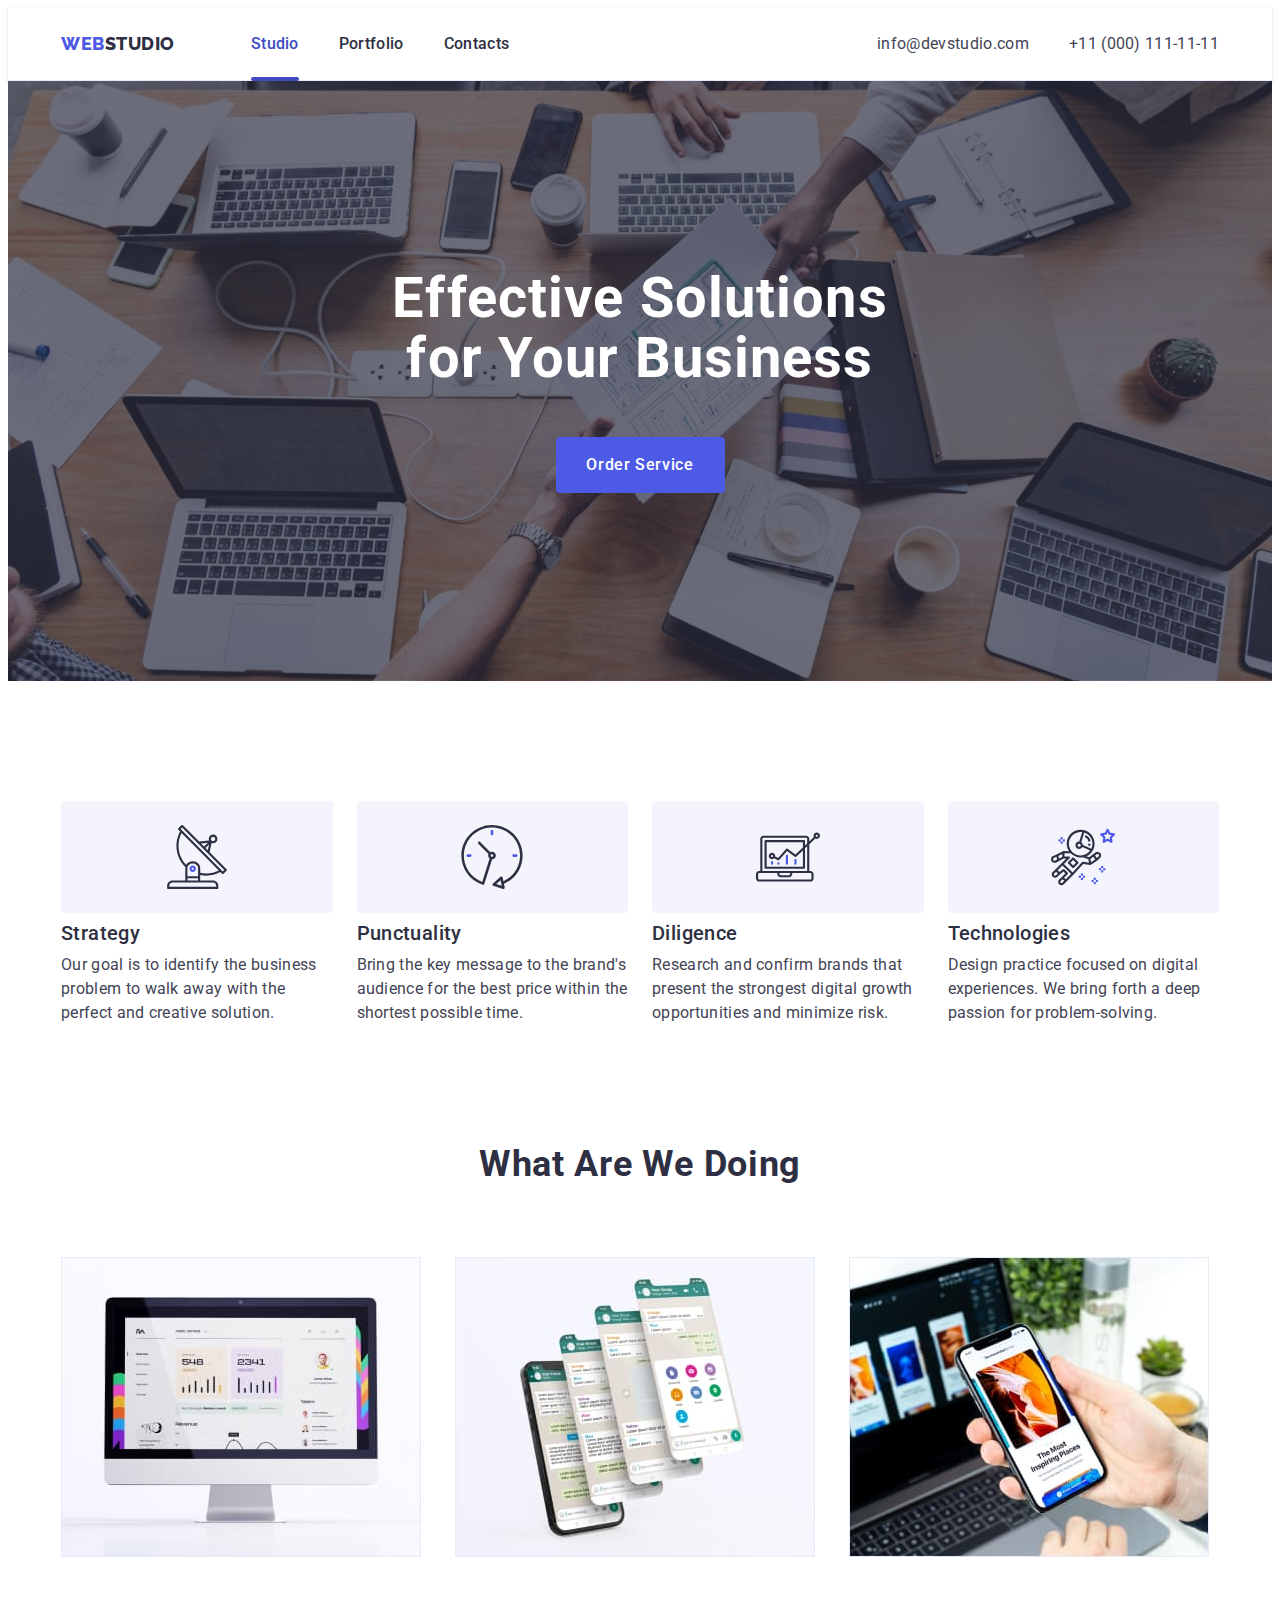
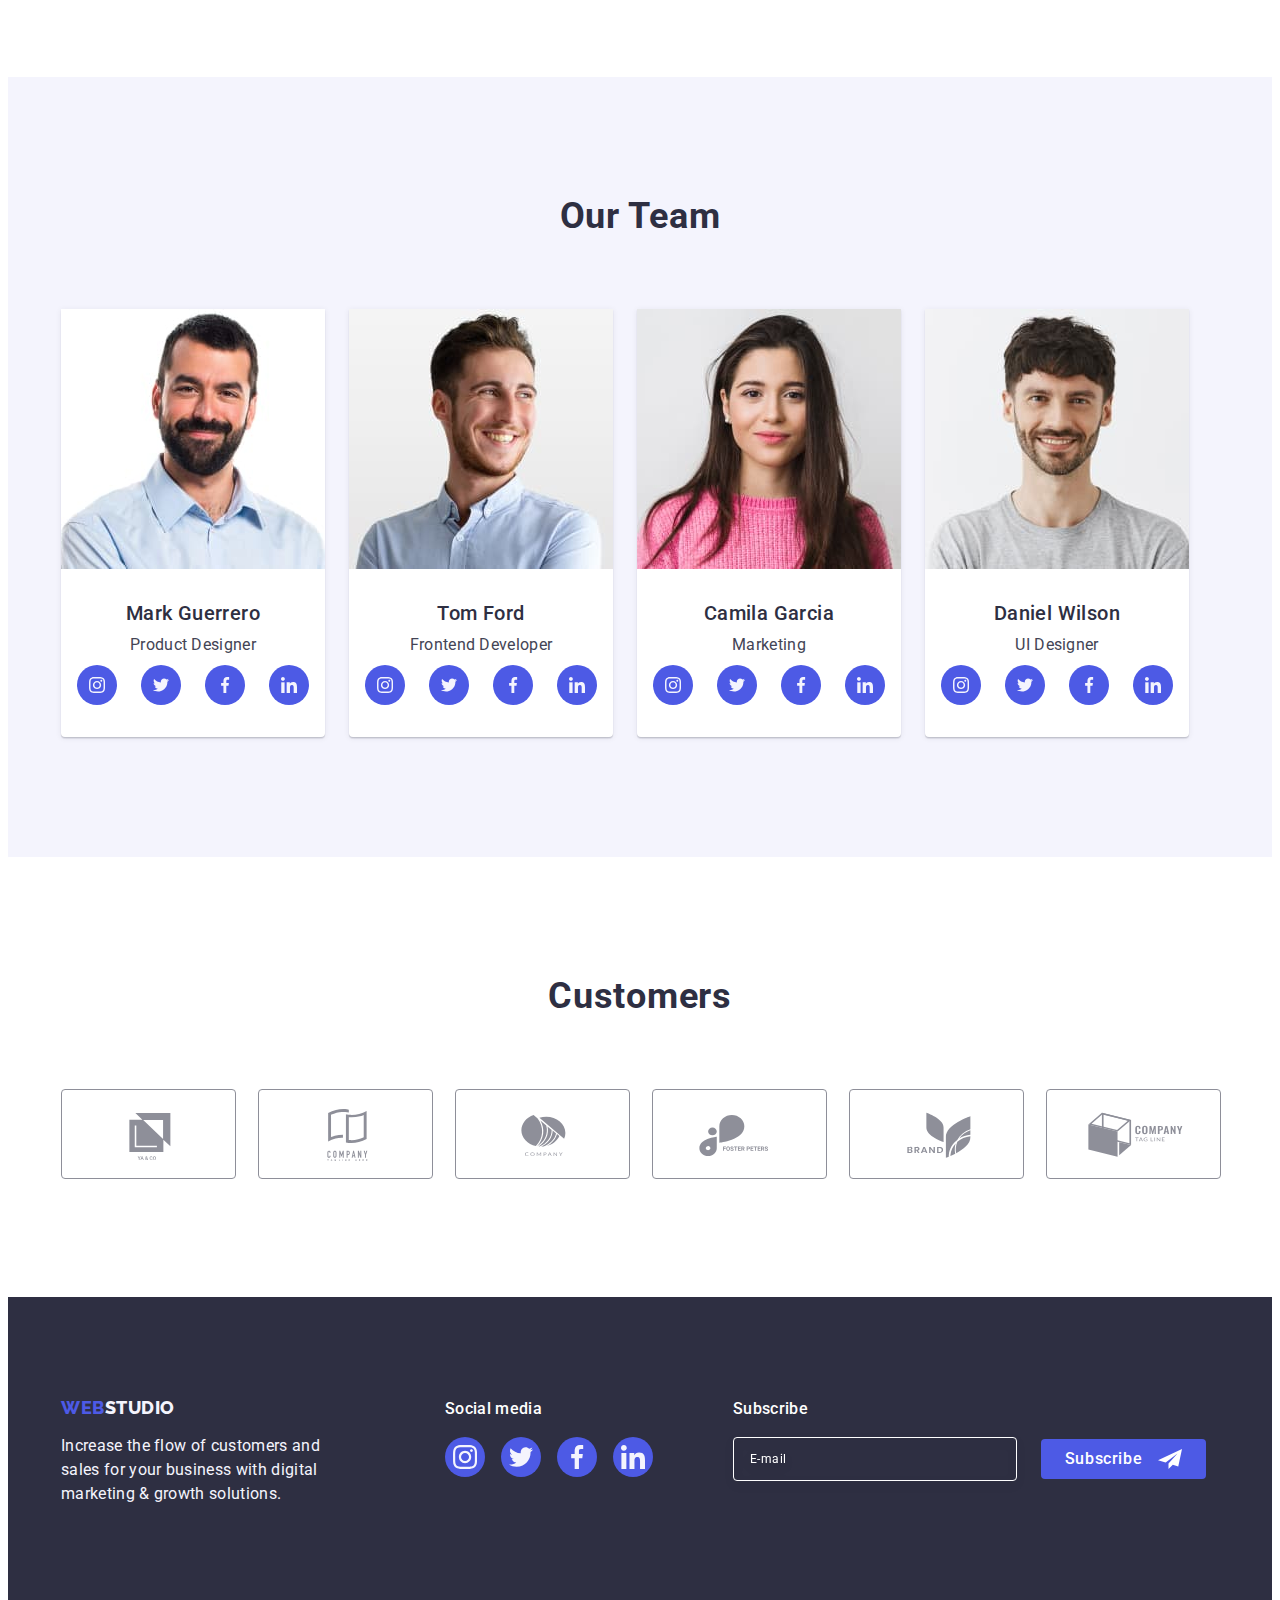
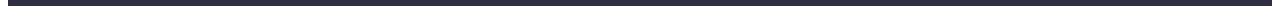
<file: index.html>
<!DOCTYPE html>
<html lang="en">
  <head>
    <meta charset="UTF-8" />
    <meta name="viewport" content="width=device-width, initial-scale=1.0" />
    <link rel="preconnect" href="https://fonts.googleapis.com" />
    <link rel="preconnect" href="https://fonts.gstatic.com" crossorigin />
    <link
      href="https://fonts.googleapis.com/css2?family=Raleway:wght@800&family=Roboto:wght@400;500;700;900&display=swap"
      rel="stylesheet"
    />
    <title>Web Studio</title>
    <link
      rel="stylesheet"
      href="https://cdnjs.cloudflare.com/ajax/libs/modern-normalize/2.0.0/modern-normalize.min.css"
      integrity="sha512-4xo8blKMVCiXpTaLzQSLSw3KFOVPWhm/TRtuPVc4WG6kUgjH6J03IBuG7JZPkcWMxJ5huwaBpOpnwYElP/m6wg=="
      crossorigin="anonymous"
      referrerpolicy="no-referrer"
    />

    <link rel="stylesheet" href="./css/styles.css" />
    <link rel="stylesheet" href="./css/mobile-styles.css" />
  </head>

  <body>
    <!-- Header -->
    <header class="header-style">
      <div class="header-container container">
        <nav class="list nav-list">
          <a class="logo link" href="./index.html"
            >Web<span class="studio-color">Studio</span>
          </a>
          <!-- Navigation -->
          <ul class="list nav-list-style menu">
            <li>
              <a class="list link nav-link current" href="./index.html">
                Studio
              </a>
            </li>
            <li>
              <a class="list link nav-link" href="./portfolio.html">
                Portfolio
              </a>
            </li>
            <li><a class="list link nav-link" href="">Contacts</a></li>
          </ul>
        </nav>
        <!-- Address list -->
        <address class="address-list address menu">
          <ul class="list address-list-style">
            <li class="address-list-item">
              <a class="address-link link" href="mailto:info@devstudio.com">
                info@devstudio.com
              </a>
            </li>
            <li>
              <a class="address-link link" href="tel:+110001111111">
                +11 (000) 111-11-11
              </a>
            </li>
          </ul>
        </address>

        <button
          class="menu-toggle js-open-menu style-menu"
          aria-expanded="false"
          aria-controls="mobile-menu"
        >
          <svg class="menu-icon" width="32" height="22">
            <use href="./images/icons.svg#menu-hamburger"></use>
          </svg>
        </button>
      </div>
    </header>

    <!-- Main content -->
    <main>
      <!-- Section 1 -->
      <section class="first-section-background">
        <div class="first-section-container container">
          <h1 class="first-section-text">
            Effective Solutions for Your Business
          </h1>
          <button class="order-service-btn" type="button" data-modal-open>
            Order Service
          </button>
        </div>
      </section>

      <!-- Section 2 -->
      <section class="section-two">
        <div class="container">
          <h2 class="visually-hidden">Заголовок що буде приховано</h2>
          <ul class="list section-two-list">
            <li class="section-two-item-width">
              <div class="icon-container">
                <svg width="64" height="64">
                  <use href="./images/icons.svg#icon1"></use>
                </svg>
              </div>
              <h3 class="card">Strategy</h3>
              <p class="main-text">
                Our goal is to identify the business problem to walk away with
                the perfect and creative solution.
              </p>
            </li>
            <li class="section-two-item-width">
              <div class="icon-container">
                <svg width="64" height="64">
                  <use href="./images/icons.svg#icon2"></use>
                </svg>
              </div>
              <h3 class="card">Punctuality</h3>
              <p class="main-text">
                Bring the key message to the brand's audience for the best price
                within the shortest possible time.
              </p>
            </li>
            <li class="section-two-item-width">
              <div class="icon-container">
                <svg width="64" height="64">
                  <use href="./images/icons.svg#icon3"></use>
                </svg>
              </div>
              <h3 class="card">Diligence</h3>
              <p class="main-text">
                Research and confirm brands that present the strongest digital
                growth opportunities and minimize risk.
              </p>
            </li>
            <li class="section-two-item-width">
              <div class="icon-container">
                <svg width="64" height="64">
                  <use href="./images/icons.svg#icon4"></use>
                </svg>
              </div>
              <h3 class="card">Technologies</h3>
              <p class="main-text">
                Design practice focused on digital experiences. We bring forth a
                deep passion for problem-solving.
              </p>
            </li>
          </ul>
        </div>
      </section>

      <!-- Section 3 -->
      <section class="third-section">
        <div class="container">
          <h2 class="third-section-title">What are we doing</h2>
          <ul class="list third-section-list">
            <li class="section-three-item-width">
              <img
                srcset="./images/pc.jpg 1x, ./images/pc-2x.jpg 2x"
                src="./images/pc.jpg"
                alt="Монітор із графіками"
                width="360"
              />
            </li>
            <li class="section-three-item-width">
              <img
                srcset="
                  ./images/smartphone.jpg    1x,
                  ./images/smartphone-2x.jpg 2x
                "
                src="./images/smartphone.jpg"
                alt="Смартфон із відкритим месенджером"
                width="360"
              />
            </li>
            <li class="section-three-item-width">
              <img
                srcset="
                  ./images/smartinhand.jpg    1x,
                  ./images/smartinhand-2x.jpg 2x
                "
                src="./images/smartinhand.jpg"
                alt="Смартфон в руці із вікритим посиланням на сайт"
                width="360"
              />
            </li>
          </ul>
        </div>
      </section>

      <!-- Section 4 -->
      <section class="fourth-section-background">
        <div class="fourth-section-container container">
          <h2 class="fourth-section-title">Our Team</h2>
          <ul class="list fourth-section-list">
            <li class="container-background">
              <img
                srcset="
                  ./images/team/markguerrero.jpg    1x,
                  ./images/team/markguerrero-2x.jpg 2x
                "
                src="./images/team/markguerrero.jpg"
                alt="Product Designer"
                width="264"
              />
              <div class="worker-card">
                <h3 class="card-name">Mark Guerrero</h3>
                <p class="main-text card-prof">Product Designer</p>
                <ul class="list icon-list">
                  <li class="icon-box">
                    <a
                      class="social-link"
                      href="https://instagram.com/"
                      target="_blank"
                    >
                      <svg class="icons-fill" width="16" height="16">
                        <use href="./images/icons.svg#instagram"></use>
                      </svg>
                    </a>
                  </li>
                  <li class="icon-box">
                    <a
                      class="social-link"
                      href="https://twitter.com/"
                      target="_blank"
                    >
                      <svg class="icons-fill" width="16" height="16">
                        <use href="./images/icons.svg#twitter"></use>
                      </svg>
                    </a>
                  </li>
                  <li class="icon-box">
                    <a
                      class="social-link"
                      href="https://facebook.com/"
                      target="_blank"
                    >
                      <svg class="icons-fill" width="16" height="16">
                        <use href="./images/icons.svg#facebook"></use>
                      </svg>
                    </a>
                  </li>
                  <li class="icon-box">
                    <a
                      class="social-link"
                      href="https://www.linkedin.com/"
                      target="_blank"
                    >
                      <svg class="icons-fill" width="16" height="16">
                        <use href="./images/icons.svg#linkedin"></use>
                      </svg>
                    </a>
                  </li>
                </ul>
              </div>
            </li>

            <li class="container-background">
              <img
                srcset="
                  ./images/team/tomford.jpg    1x,
                  ./images/team/tomford-2x.jpg 2x
                "
                src="./images/team/tomford.jpg"
                alt="Frontend Developer"
                width="264"
              />
              <div class="worker-card">
                <h3 class="card-name">Tom Ford</h3>
                <p class="main-text card-prof">Frontend Developer</p>
                <ul class="list icon-list">
                  <li class="icon-box">
                    <a
                      class="social-link"
                      href="https://instagram.com/"
                      target="_blank"
                    >
                      <svg class="icons-fill" width="16" height="16">
                        <use href="./images/icons.svg#instagram"></use>
                      </svg>
                    </a>
                  </li>
                  <li class="icon-box">
                    <a
                      class="social-link"
                      href="https://twitter.com/"
                      target="_blank"
                    >
                      <svg class="icons-fill" width="16" height="16">
                        <use href="./images/icons.svg#twitter"></use>
                      </svg>
                    </a>
                  </li>
                  <li class="icon-box">
                    <a
                      class="social-link"
                      href="https://facebook.com/"
                      target="_blank"
                    >
                      <svg class="icons-fill" width="16" height="16">
                        <use href="./images/icons.svg#facebook"></use>
                      </svg>
                    </a>
                  </li>
                  <li class="icon-box">
                    <a
                      class="social-link"
                      href="https://www.linkedin.com/"
                      target="_blank"
                    >
                      <svg class="icons-fill" width="16" height="16">
                        <use href="./images/icons.svg#linkedin"></use>
                      </svg>
                    </a>
                  </li>
                </ul>
              </div>
            </li>

            <li class="container-background">
              <img
                srcset="
                  ./images/team/camilagarcia.jpg    1x,
                  ./images/team/camilagarcia-2x.jpg 2x
                "
                src="./images/team/camilagarcia.jpg"
                alt="Marketing"
                width="264"
              />
              <div class="worker-card">
                <h3 class="card-name">Camila Garcia</h3>
                <p class="main-text card-prof">Marketing</p>
                <ul class="list icon-list">
                  <li class="icon-box">
                    <a
                      class="social-link"
                      href="https://instagram.com/"
                      target="_blank"
                    >
                      <svg class="icons-fill" width="16" height="16">
                        <use href="./images/icons.svg#instagram"></use>
                      </svg>
                    </a>
                  </li>
                  <li class="icon-box">
                    <a
                      class="social-link"
                      href="https://twitter.com/"
                      target="_blank"
                    >
                      <svg class="icons-fill" width="16" height="16">
                        <use href="./images/icons.svg#twitter"></use>
                      </svg>
                    </a>
                  </li>
                  <li class="icon-box">
                    <a
                      class="social-link"
                      href="https://facebook.com/"
                      target="_blank"
                    >
                      <svg class="icons-fill" width="16" height="16">
                        <use href="./images/icons.svg#facebook"></use>
                      </svg>
                    </a>
                  </li>
                  <li class="icon-box">
                    <a
                      class="social-link"
                      href="https://www.linkedin.com/"
                      target="_blank"
                    >
                      <svg class="icons-fill" width="16" height="16">
                        <use href="./images/icons.svg#linkedin"></use>
                      </svg>
                    </a>
                  </li>
                </ul>
              </div>
            </li>

            <li class="container-background">
              <img
                srcset="
                  ./images/team/danielwilson.jpg    1x,
                  ./images/team/danielwilson-2x.jpg 2x
                "
                src="./images/team/danielwilson.jpg"
                alt="UI Designer"
                width="264"
              />
              <div class="worker-card">
                <h3 class="card-name">Daniel Wilson</h3>
                <p class="main-text card-prof">UI Designer</p>
                <ul class="list icon-list">
                  <li class="icon-box">
                    <a
                      class="social-link"
                      href="https://instagram.com/"
                      target="_blank"
                    >
                      <svg class="icons-fill" width="16" height="16">
                        <use href="./images/icons.svg#instagram"></use>
                      </svg>
                    </a>
                  </li>
                  <li class="icon-box">
                    <a
                      class="social-link"
                      href="https://twitter.com/"
                      target="_blank"
                    >
                      <svg class="icons-fill" width="16" height="16">
                        <use href="./images/icons.svg#twitter"></use>
                      </svg>
                    </a>
                  </li>
                  <li class="icon-box">
                    <a
                      class="social-link"
                      href="https://facebook.com/"
                      target="_blank"
                    >
                      <svg class="icons-fill" width="16" height="16">
                        <use href="./images/icons.svg#facebook"></use>
                      </svg>
                    </a>
                  </li>
                  <li class="icon-box">
                    <a
                      class="social-link"
                      href="https://www.linkedin.com/"
                      target="_blank"
                    >
                      <svg class="icons-fill" width="16" height="16">
                        <use href="./images/icons.svg#linkedin"></use>
                      </svg>
                    </a>
                  </li>
                </ul>
              </div>
            </li>
          </ul>
        </div>
      </section>

      <!-- Section 5 -->
      <section class="fifth-section">
        <div class="fifth-section-container container">
          <h2 class="fifth-section-title">Customers</h2>

          <ul class="list customer-section-list">
            <li class="customer-list-item">
              <a class="customer-link" href="#" target="_blank">
                <svg class="customer-icon" width="104" height="56">
                  <use href="./images/icons.svg#logo1"></use>
                </svg>
              </a>
            </li>
            <li class="customer-list-item">
              <a class="customer-link" href="#" target="_blank">
                <svg class="customer-icon" width="104" height="56">
                  <use href="./images/icons.svg#logo2"></use>
                </svg>
              </a>
            </li>
            <li class="customer-list-item">
              <a class="customer-link" href="#" target="_blank">
                <svg class="customer-icon" width="104" height="56">
                  <use href="./images/icons.svg#logo3"></use>
                </svg>
              </a>
            </li>
            <li class="customer-list-item">
              <a class="customer-link" href="#" target="_blank">
                <svg class="customer-icon" width="104" height="56">
                  <use href="./images/icons.svg#logo4"></use>
                </svg>
              </a>
            </li>
            <li class="customer-list-item">
              <a class="customer-link" href="#" target="_blank">
                <svg class="customer-icon" width="104" height="56">
                  <use href="./images/icons.svg#logo5"></use>
                </svg>
              </a>
            </li>
            <li class="customer-list-item">
              <a class="customer-link" href="#" target="_blank">
                <svg class="customer-icon" width="104" height="56">
                  <use href="./images/icons.svg#logo6"></use>
                </svg>
              </a>
            </li>
          </ul>
        </div>
      </section>
    </main>

    <!-- Footer -->
    <footer class="footer-container">
      <div class="container footer-box">
        <div class="footer-aside">
          <a class="footer-logo" href="./index.html"
            >Web<span class="footer-studio-color">Studio</span>
          </a>
          <p class="footer-text">
            Increase the flow of customers and sales for your business with
            digital marketing & growth solutions.
          </p>
        </div>

        <div class="social-media-container">
          <p class="social-media-title">Social media</p>
          <ul class="list social-media-list">
            <li class="icon-box">
              <a
                class="footer-social-link"
                href="https://instagram.com/"
                target="_blank"
              >
                <svg class="icons-fill" width="24" height="24">
                  <use href="./images/icons.svg#instagram"></use>
                </svg>
              </a>
            </li>
            <li class="icon-box">
              <a
                class="footer-social-link"
                href="https://twitter.com/"
                target="_blank"
              >
                <svg class="icons-fill" width="24" height="24">
                  <use href="./images/icons.svg#twitter"></use>
                </svg>
              </a>
            </li>
            <li class="icon-box">
              <a
                class="footer-social-link"
                href="https://facebook.com/"
                target="_blank"
              >
                <svg class="icons-fill" width="24" height="24">
                  <use href="./images/icons.svg#facebook"></use>
                </svg>
              </a>
            </li>
            <li class="icon-box">
              <a
                class="footer-social-link"
                href="https://www.linkedin.com/"
                target="_blank"
              >
                <svg class="icons-fill" width="24" height="24">
                  <use href="./images/icons.svg#linkedin"></use>
                </svg>
              </a>
            </li>
          </ul>
        </div>
        <!-- Subscribe form -->
        <div class="subscribe-form-container">
          <p class="subscribe-title">Subscribe</p>
          <form class="subscribe-form">
            <label class="subscribe-label">
              <input
                class="subscribe-input"
                type="email"
                name="user-email"
                placeholder="E-mail"
              />
            </label>
            <button class="subscribe-btn" type="submit">
              Subscribe
              <svg class="subscribe-icon" width="24" height="24">
                <use href="./images/icons.svg#subscribeicon"></use>
              </svg>
            </button>
          </form>
        </div>
      </div>
    </footer>

    <!-- Modal window -->
    <div class="backdrop is-hidden" data-modal>
      <div class="modal-window">
        <button class="button-close" type="button" data-modal-close>
          <svg class="close-icon" width="8" height="8">
            <use href="./images/icons.svg#closeicon"></use>
          </svg>
        </button>
        <p class="callback-form-tittle">
          Leave your contacts and we will call you back
        </p>
        <form>
          <!--Name-->
          <div class="callback-form-container">
            <label for="user-name" class="label-tittle">Name</label>
            <div class="input-container">
              <input
                class="input-content"
                type="text"
                id="user-name"
                name="user-name"
              />
              <svg class="callback-icon" width="18" height="24">
                <use href="./images/icons.svg#iconname"></use>
              </svg>
            </div>
          </div>
          <!--Phone-->
          <div class="callback-form-container">
            <label for="user-phone" class="label-tittle">Phone</label>
            <div class="input-container">
              <input
                class="input-content"
                type="tel"
                id="user-phone"
                name="user-phone"
              />
              <svg class="callback-icon" width="18" height="24">
                <use href="./images/icons.svg#iconphone"></use>
              </svg>
            </div>
          </div>
          <!--Email-->
          <div class="callback-form-container">
            <label for="user-email" class="label-tittle">Email</label>
            <div class="input-container">
              <input
                class="input-content"
                type="email"
                id="user-email"
                name="user-email"
              />
              <svg class="callback-icon" width="18" height="24">
                <use href="./images/icons.svg#iconemail"></use>
              </svg>
            </div>
          </div>
          <!--Comment-->
          <div class="callback-form-container comment">
            <label for="user-comment" class="label-tittle">Comment</label>
            <textarea
              class="comment-content"
              name="user-comment"
              id="user-comment"
              placeholder="Text input"
              cols="30"
              rows="40"
            >
            </textarea>
          </div>
          <!--Checkbox-->
          <div class="checkbox-container">
            <input
              class="visually-hidden input"
              type="checkbox"
              id="user-privacy"
              name="user-privacy"
              value="true"
            />
            <label for="user-privacy" class="comment-label-tittle">
              <span class="checkbox-item">
                <svg class="checkbox-icon" width="10" height="8">
                  <use href="./images/icons.svg#checkbox"></use>
                </svg> </span
              >I accept the terms and conditions of the
              <a class="privacy-policy-link" href="">Privacy Policy</a>
            </label>
          </div>
          <!--Form button-->
          <button class="callback-btn">Send</button>
        </form>
      </div>
    </div>

    <!-- Hamburger menu -->
    <div class="menu-container js-menu-container" id="mobile-menu">
      <button class="button-close js-close-menu" data-modal-close type="button">
        <svg class="modal-icon-close" width="8" height="8">
          <use href="./images/icons.svg#closeicon"></use>
        </svg>
      </button>

      <ul class="mobile-menu">
        <li class="mobile-element">
          <a class="mobile-item-studio link current" href="./index.html"
            >Studio</a
          >
        </li>
        <li class="mobile-element">
          <a class="mobile-item link" href="./portfolio.html">Portfolio</a>
        </li>
        <li class="mobile-element">
          <a class="mobile-item link" href="">Contacts</a>
        </li>
      </ul>

      <address class="mobile-address">
        <ul class="mobile-address-list list">
          <li class="mobile-address-element">
            <a class="mobile-address-item-tel link" href="tel:+110001111111"
              >+11 (000) 111-11-11</a
            >
          </li>
          <li class="mobile-address-element">
            <a class="mobile-address-item link" href="mailto:info@devstudio.com"
              >info@devstudio.com</a
            >
          </li>
        </ul>
      </address>

      <ul class="mobile-info-list list">
        <li class="mobile-info-list-item">
          <a class="mobile-icon-social" href="#">
            <svg class="mobile-icon" width="24" height="24">
              <use href="./images/icons.svg#instagram"></use>
            </svg>
          </a>
        </li>
        <li class="mobile-info-list-item">
          <a class="mobile-icon-social" href="#">
            <svg class="mobile-icon" width="24" height="24">
              <use href="./images/icons.svg#twitter"></use>
            </svg>
          </a>
        </li>
        <li class="mobile-info-list-item">
          <a class="mobile-icon-social" href="#">
            <svg class="mobile-icon" width="24" height="24">
              <use href="./images/icons.svg#facebook"></use>
            </svg>
          </a>
        </li>
        <li class="mobile-info-list-item">
          <a class="mobile-icon-social" href="#">
            <svg class="mobile-icon" width="24" height="24">
              <use href="./images/icons.svg#linkedin"></use>
            </svg>
          </a>
        </li>
      </ul>
    </div>

    <script src="./js/modal.js"></script>
    <script src="./js/mobile-menu.js"></script>
  </body>
</html>
</file>
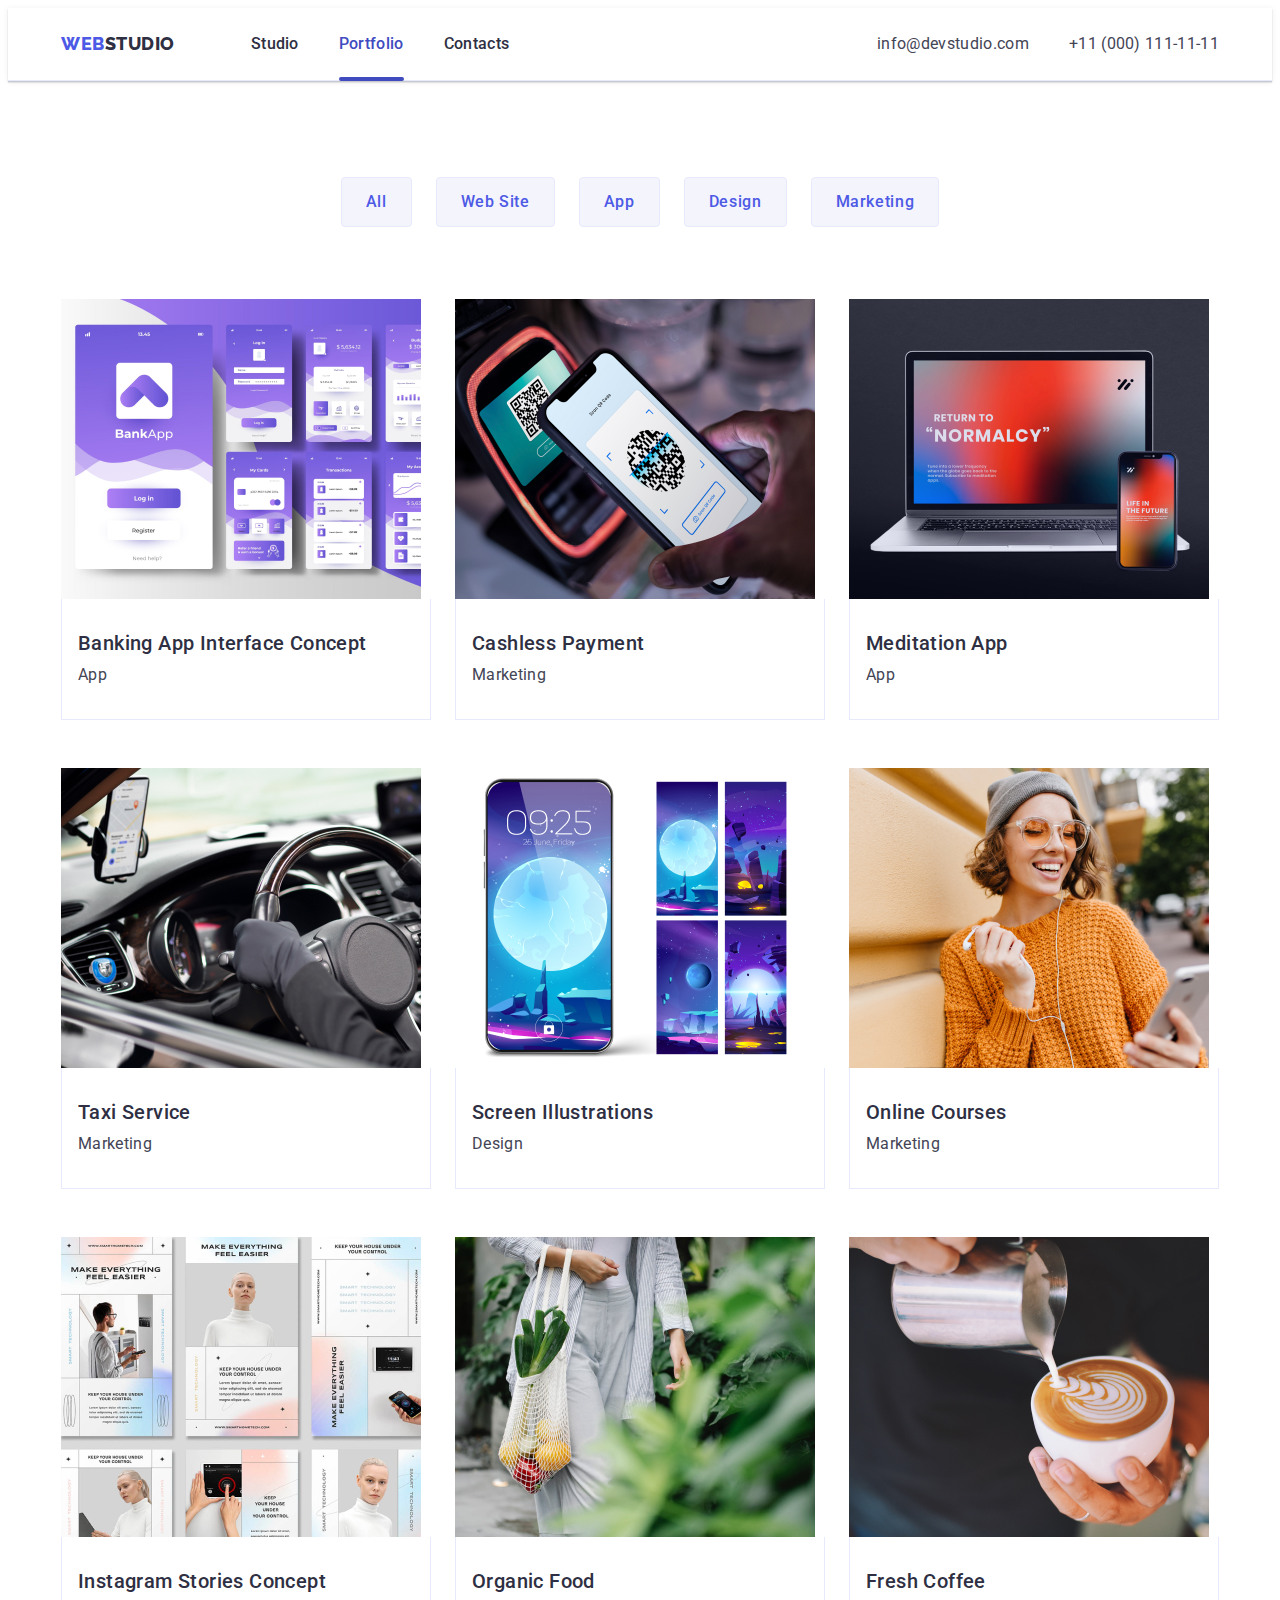
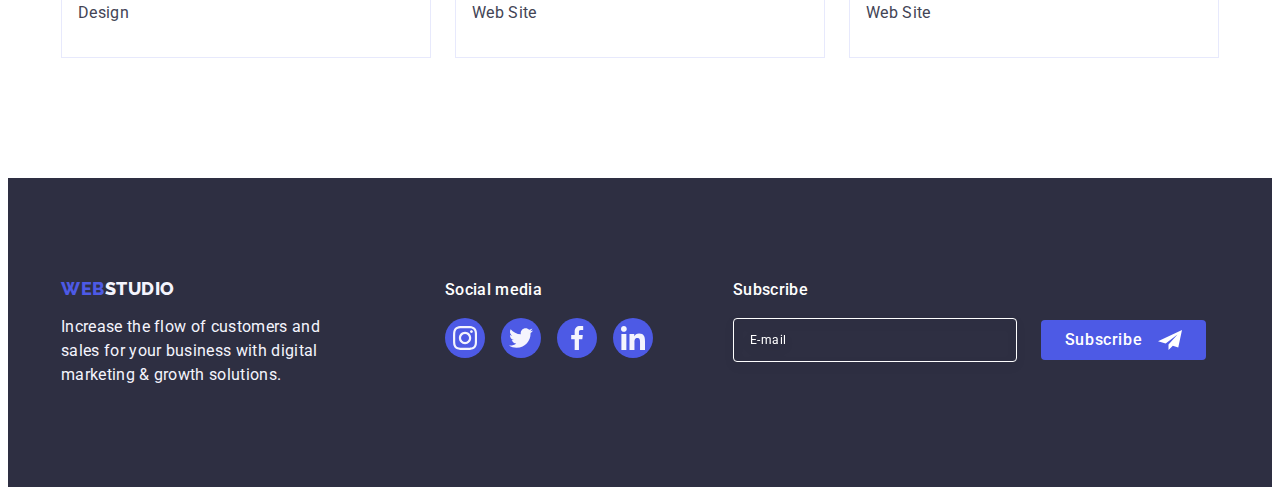
<file: portfolio.html>
<!DOCTYPE html>
<html lang="en">
  <head>
    <meta charset="UTF-8" />
    <meta name="viewport" content="width=device-width, initial-scale=1.0" />
    <link rel="preconnect" href="https://fonts.googleapis.com" />
    <link rel="preconnect" href="https://fonts.gstatic.com" crossorigin />
    <link
      href="https://fonts.googleapis.com/css2?family=Raleway:wght@800&family=Roboto:wght@400;500;700;900&display=swap"
      rel="stylesheet"
    />
    <title>Portfolio</title>
    <link
      rel="stylesheet"
      href="https://cdnjs.cloudflare.com/ajax/libs/modern-normalize/2.0.0/modern-normalize.min.css"
      integrity="sha512-4xo8blKMVCiXpTaLzQSLSw3KFOVPWhm/TRtuPVc4WG6kUgjH6J03IBuG7JZPkcWMxJ5huwaBpOpnwYElP/m6wg=="
      crossorigin="anonymous"
      referrerpolicy="no-referrer"
    />
    <link rel="stylesheet" href="./css/styles.css" />
    <link rel="stylesheet" href="./css/mobile-styles.css" />
  </head>
  <body>
    <!-- Header -->
    <header class="header-style">
      <div class="header-container container">
        <nav class="list nav-list">
          <a class="logo link" href="./index.html"
            >Web<span class="studio-color">Studio</span>
          </a>
          <!-- Navigation -->
          <ul class="list nav-list-style menu">
            <li>
              <a class="list link nav-link" href="./index.html"> Studio </a>
            </li>
            <li>
              <a class="list link nav-link current" href="./portfolio.html">
                Portfolio
              </a>
            </li>
            <li><a class="list link nav-link" href="">Contacts</a></li>
          </ul>
        </nav>
        <!-- Address list -->
        <address class="address-list address menu">
          <ul class="list address-list-style">
            <li>
              <a class="address-link link" href="mailto:info@devstudio.com">
                info@devstudio.com
              </a>
            </li>
            <li>
              <a class="address-link link" href="tel:+110001111111">
                +11 (000) 111-11-11
              </a>
            </li>
          </ul>
        </address>

        <button
          class="menu-toggle js-open-menu style-menu"
          aria-expanded="false"
          aria-controls="mobile-menu"
        >
          <svg class="menu-icon" width="32" height="22">
            <use href="./images/icons.svg#menu-hamburger"></use>
          </svg>
        </button>
      </div>
    </header>

    <!-- Main content -->
    <main>
      <section class="portfolio-filter">
        <div class="container">
          <h1 class="visually-hidden">Заголовок що буде приховано</h1>

          <!-- Filter Btn-->
          <ul class="list filter-button-list">
            <li>
              <button class="filter-button" type="button">All</button>
            </li>
            <li>
              <button class="filter-button" type="button">Web Site</button>
            </li>
            <li>
              <button class="filter-button" type="button">App</button>
            </li>
            <li>
              <button class="filter-button" type="button">Design</button>
            </li>
            <li>
              <button class="filter-button" type="button">Marketing</button>
            </li>
          </ul>

          <!-- Filter cards -->
          <ul class="list filter-card-list">
            <li class="filter-card-item">
              <a class="link app-link" href="">
                <div class="overlay-container">
                  <picture>
                    <!-- Mobile screen -->
                    <source
                      media="(max-width: 767px)"
                      srcset="
                        ./images/bankinginterface-mob.jpg    1x,
                        ./images/bankinginterface-2x-mob.jpg 2x
                      "
                    />
                    <!-- Tablet screen -->
                    <source
                      media="(min-width: 768px) and (max-width: 1157px)"
                      srcset="
                        ./images/bankinginterface-tab.jpg    1x,
                        ./images/bankinginterface-2x-tab.jpg 2x
                      "
                    />
                    <!-- Desktop screen -->
                    <source
                      media="(min-width: 1158px)"
                      srcset="
                        ./images/bankinginterface-desktop.jpg    1x,
                        ./images/bankinginterface-2x-desktop.jpg 2x
                      "
                    />
                    <img
                      src="./images/bankinginterface-mob.jpg"
                      alt="Banking app interface"
                    />
                  </picture>
                  <p class="overlay-desc">
                    14 Stylish and User-Friendly App Design Concepts · Task
                    Manager App · Calorie Tracker App · Exotic Fruit Ecommerce
                    App · Cloud Storage App
                  </p>
                </div>
                <div class="card-info">
                  <h2 class="card-title card-portfolio-descr">
                    Banking App Interface Concept
                  </h2>
                  <p class="main-text">App</p>
                </div>
              </a>
            </li>

            <li class="filter-card-item">
              <a class="link app-link" href="">
                <div class="overlay-container">
                  <picture>
                    <!-- Mobile screen -->
                    <source
                      media="(max-width: 767px)"
                      srcset="
                        ./images/cashlesspayment-mob.jpg    1x,
                        ./images/cashlesspayment-2x-mob.jpg 2x
                      "
                    />
                    <!-- Tablet screen -->
                    <source
                      media="(min-width: 768px) and (max-width: 1157px)"
                      srcset="
                        ./images/cashlesspayment-tab.jpg    1x,
                        ./images/cashlesspayment-2x-tab.jpg 2x
                      "
                    />
                    <!-- Desktop screen -->
                    <source
                      media="(min-width: 1158px)"
                      srcset="
                        ./images/cashlesspayment-desktop.jpg    1x,
                        ./images/cashlesspayment-2x-desktop.jpg 2x
                      "
                    />
                    <img
                      src="./images/cashlesspayment-desktop.jpg"
                      alt="Banking app interface"
                    />
                  </picture>

                  <p class="overlay-desc">
                    14 Stylish and User-Friendly App Design Concepts · Task
                    Manager App · Calorie Tracker App · Exotic Fruit Ecommerce
                    App · Cloud Storage App
                  </p>
                </div>
                <div class="card-info">
                  <h2 class="card-title card-portfolio-descr">
                    Cashless Payment
                  </h2>
                  <p class="main-text">Marketing</p>
                </div>
              </a>
            </li>

            <li class="filter-card-item">
              <a class="link app-link" href="">
                <div class="overlay-container">
                  <picture>
                    <!-- Mobile screen -->
                    <source
                      media="(max-width: 767px)"
                      srcset="
                        ./images/meditationapp-mob.jpg    1x,
                        ./images/meditationapp-2x-mob.jpg 2x
                      "
                    />
                    <!-- Tablet screen -->
                    <source
                      media="(min-width: 768px) and (max-width: 1157px)"
                      srcset="
                        ./images/meditationapp-tab.jpg    1x,
                        ./images/meditationapp-2x-tab.jpg 2x
                      "
                    />
                    <!-- Desktop screen -->
                    <source
                      media="(min-width: 1158px)"
                      srcset="
                        ./images/meditationapp-desktop.jpg    1x,
                        ./images/meditationapp-2x-desktop.jpg 2x
                      "
                    />
                    <img
                      src="./images/meditationapp-desktop.jpg"
                      alt="Notebook with phone"
                    />
                  </picture>

                  <p class="overlay-desc">
                    14 Stylish and User-Friendly App Design Concepts · Task
                    Manager App · Calorie Tracker App · Exotic Fruit Ecommerce
                    App · Cloud Storage App
                  </p>
                </div>
                <div class="card-info">
                  <h2 class="card-title card-portfolio-descr">
                    Meditation App
                  </h2>
                  <p class="main-text">App</p>
                </div>
              </a>
            </li>

            <li class="filter-card-item">
              <a class="link app-link" href="">
                <div class="overlay-container">
                  <picture>
                    <!-- Mobile screen -->
                    <source
                      media="(max-width: 767px)"
                      srcset="
                        ./images/taxiservice-mob.jpg    1x,
                        ./images/taxiservice-2x-mob.jpg 2x
                      "
                    />
                    <!-- Tablet screen -->
                    <source
                      media="(min-width: 768px) and (max-width: 1157px)"
                      srcset="
                        ./images/taxiservice-tab.jpg    1x,
                        ./images/taxiservice-2x-tab.jpg 2x
                      "
                    />
                    <!-- Desktop screen -->
                    <source
                      media="(min-width: 1158px)"
                      srcset="
                        ./images/taxiservice-desktop.jpg    1x,
                        ./images/taxiservice-2x-desktop.jpg 2x
                      "
                    />
                    <img
                      src="./images/taxiservice-desktop.jpg"
                      alt="Taxi service"
                    />
                  </picture>

                  <p class="overlay-desc">
                    14 Stylish and User-Friendly App Design Concepts · Task
                    Manager App · Calorie Tracker App · Exotic Fruit Ecommerce
                    App · Cloud Storage App
                  </p>
                </div>
                <div class="card-info">
                  <h2 class="card-title card-portfolio-descr">Taxi Service</h2>
                  <p class="main-text">Marketing</p>
                </div>
              </a>
            </li>

            <li class="filter-card-item">
              <a class="link app-link" href="">
                <div class="overlay-container">
                  <picture>
                    <!-- Mobile screen -->
                    <source
                      media="(max-width: 767px)"
                      srcset="
                        ./images/screenillustrations-mob.jpg    1x,
                        ./images/screenillustrations-2x-mob.jpg 2x
                      "
                    />
                    <!-- Tablet screen -->
                    <source
                      media="(min-width: 768px) and (max-width: 1157px)"
                      srcset="
                        ./images/screenillustrations-tab.jpg    1x,
                        ./images/screenillustrations-2x-tab.jpg 2x
                      "
                    />
                    <!-- Desktop screen -->
                    <source
                      media="(min-width: 1158px)"
                      srcset="
                        ./images/screenillustrations-desktop.jpg    1x,
                        ./images/screenillustrations-2x-desktop.jpg 2x
                      "
                    />
                    <img
                      src="./images/screenillustrations-desktop.jpg"
                      alt="Screen illustrations"
                    />
                  </picture>

                  <p class="overlay-desc">
                    14 Stylish and User-Friendly App Design Concepts · Task
                    Manager App · Calorie Tracker App · Exotic Fruit Ecommerce
                    App · Cloud Storage App
                  </p>
                </div>
                <div class="card-info">
                  <h2 class="card-title card-portfolio-descr">
                    Screen Illustrations
                  </h2>
                  <p class="main-text">Design</p>
                </div>
              </a>
            </li>

            <li class="filter-card-item">
              <a class="link app-link" href="">
                <div class="overlay-container">
                  <picture>
                    <!-- Mobile screen -->
                    <source
                      media="(max-width: 767px)"
                      srcset="
                        ./images/onlinecourses-mob.jpg    1x,
                        ./images/onlinecourses-2x-mob.jpg 2x
                      "
                    />
                    <!-- Tablet screen -->
                    <source
                      media="(min-width: 768px) and (max-width: 1157px)"
                      srcset="
                        ./images/onlinecourses-tab.jpg    1x,
                        ./images/onlinecourses-2x-tab.jpg 2x
                      "
                    />
                    <!-- Desktop screen -->
                    <source
                      media="(min-width: 1158px)"
                      srcset="
                        ./images/onlinecourses-desktop.jpg    1x,
                        ./images/onlinecourses-2x-desktop.jpg 2x
                      "
                    />
                    <img
                      src="./images/onlinecourses-desktop.jpg"
                      alt="Online courses"
                    />
                  </picture>

                  <p class="overlay-desc">
                    14 Stylish and User-Friendly App Design Concepts · Task
                    Manager App · Calorie Tracker App · Exotic Fruit Ecommerce
                    App · Cloud Storage App
                  </p>
                </div>
                <div class="card-info">
                  <h2 class="card-title card-portfolio-descr">
                    Online Courses
                  </h2>
                  <p class="main-text">Marketing</p>
                </div>
              </a>
            </li>

            <li class="filter-card-item">
              <a class="link app-link" href="">
                <div class="overlay-container">
                  <picture>
                    <!-- Mobile screen -->
                    <source
                      media="(max-width: 767px)"
                      srcset="
                        ./images/instagramstories-mob.jpg    1x,
                        ./images/instagramstories-2x-mob.jpg 2x
                      "
                    />
                    <!-- Tablet screen -->
                    <source
                      media="(min-width: 768px) and (max-width: 1157px)"
                      srcset="
                        ./images/instagramstories-tab.jpg    1x,
                        ./images/instagramstories-2x-tab.jpg 2x
                      "
                    />
                    <!-- Desktop screen -->
                    <source
                      media="(min-width: 1158px)"
                      srcset="
                        ./images/instagramstories-desktop.jpg    1x,
                        ./images/instagramstories-2x-desktop.jpg 2x
                      "
                    />
                    <img
                      src="./images/instagramstories-desktop.jpg"
                      alt="Instagram stories concept"
                    />
                  </picture>

                  <p class="overlay-desc">
                    14 Stylish and User-Friendly App Design Concepts · Task
                    Manager App · Calorie Tracker App · Exotic Fruit Ecommerce
                    App · Cloud Storage App
                  </p>
                </div>
                <div class="card-info">
                  <h2 class="card-title card-portfolio-descr">
                    Instagram Stories Concept
                  </h2>
                  <p class="main-text">Design</p>
                </div>
              </a>
            </li>

            <li class="filter-card-item">
              <a class="link app-link" href="">
                <div class="overlay-container">
                  <picture>
                    <!-- Mobile screen -->
                    <source
                      media="(max-width: 767px)"
                      srcset="
                        ./images/organicfood-mob.jpg    1x,
                        ./images/organicfood-2x-mob.jpg 2x
                      "
                    />
                    <!-- Tablet screen -->
                    <source
                      media="(min-width: 768px) and (max-width: 1157px)"
                      srcset="
                        ./images/organicfood-tab.jpg    1x,
                        ./images/organicfood-2x-tab.jpg 2x
                      "
                    />
                    <!-- Desktop screen -->
                    <source
                      media="(min-width: 1158px)"
                      srcset="
                        ./images/organicfood-desktop.jpg    1x,
                        ./images/organicfood-2x-desktop.jpg 2x
                      "
                    />
                    <img
                      src="./images/organicfood-desktop.jpg"
                      alt="Organic food"
                    />
                  </picture>

                  <p class="overlay-desc">
                    14 Stylish and User-Friendly App Design Concepts · Task
                    Manager App · Calorie Tracker App · Exotic Fruit Ecommerce
                    App · Cloud Storage App
                  </p>
                </div>
                <div class="card-info">
                  <h2 class="card-title card-portfolio-descr">Organic Food</h2>
                  <p class="main-text">Web Site</p>
                </div>
              </a>
            </li>

            <li class="filter-card-item">
              <a class="link app-link" href="">
                <div class="overlay-container">
                  <picture>
                    <!-- Mobile screen -->
                    <source
                      media="(max-width: 767px)"
                      srcset="
                        ./images/freshcoffee-mob.jpg    1x,
                        ./images/freshcoffee-2x-mob.jpg 2x
                      "
                    />
                    <!-- Tablet screen -->
                    <source
                      media="(min-width: 768px) and (max-width: 1157px)"
                      srcset="
                        ./images/freshcoffee-tab.jpg    1x,
                        ./images/freshcoffee-2x-tab.jpg 2x
                      "
                    />
                    <!-- Desktop screen -->
                    <source
                      media="(min-width: 1158px)"
                      srcset="
                        ./images/freshcoffee-desktop.jpg    1x,
                        ./images/freshcoffee-2x-desktop.jpg 2x
                      "
                    />
                    <img
                      src="./images/freshcoffee-desktop.jpg"
                      alt="Fresh coffee"
                    />
                  </picture>

                  <p class="overlay-desc">
                    14 Stylish and User-Friendly App Design Concepts · Task
                    Manager App · Calorie Tracker App · Exotic Fruit Ecommerce
                    App · Cloud Storage App
                  </p>
                </div>
                <div class="card-info">
                  <h2 class="card-title card-portfolio-descr">Fresh Coffee</h2>
                  <p class="main-text">Web Site</p>
                </div>
              </a>
            </li>
          </ul>
        </div>
      </section>
    </main>

    <!-- Footer -->
    <footer class="footer-container">
      <div class="container footer-box">
        <div class="footer-aside">
          <a class="footer-logo" href="./index.html"
            >Web<span class="footer-studio-color">Studio</span>
          </a>
          <p class="footer-text">
            Increase the flow of customers and sales for your business with
            digital marketing & growth solutions.
          </p>
        </div>

        <div class="social-media-container">
          <p class="social-media-title">Social media</p>
          <ul class="list social-media-list">
            <li class="icon-box">
              <a
                class="footer-social-link"
                href="https://instagram.com/"
                target="_blank"
              >
                <svg class="icons-fill" width="24" height="24">
                  <use href="./images/icons.svg#instagram"></use>
                </svg>
              </a>
            </li>
            <li class="icon-box">
              <a
                class="footer-social-link"
                href="https://twitter.com/"
                target="_blank"
              >
                <svg class="icons-fill" width="24" height="24">
                  <use href="./images/icons.svg#twitter"></use>
                </svg>
              </a>
            </li>
            <li class="icon-box">
              <a
                class="footer-social-link"
                href="https://facebook.com/"
                target="_blank"
              >
                <svg class="icons-fill" width="24" height="24">
                  <use href="./images/icons.svg#facebook"></use>
                </svg>
              </a>
            </li>
            <li class="icon-box">
              <a
                class="footer-social-link"
                href="https://www.linkedin.com/"
                target="_blank"
              >
                <svg class="icons-fill" width="24" height="24">
                  <use href="./images/icons.svg#linkedin"></use>
                </svg>
              </a>
            </li>
          </ul>
        </div>

        <!-- Subscribe form -->
        <div class="subscribe-form-container">
          <p class="subscribe-title">Subscribe</p>
          <form class="subscribe-form">
            <label class="subscribe-label">
              <input
                class="subscribe-input"
                type="email"
                name="user-email"
                placeholder="E-mail"
              />
            </label>
            <button class="subscribe-btn" type="submit">
              Subscribe
              <svg class="subscribe-icon" width="24" height="24">
                <use href="./images/icons.svg#subscribeicon"></use>
              </svg>
            </button>
          </form>
        </div>
      </div>
    </footer>

    <!-- Hamburger menu -->
    <div class="menu-container js-menu-container" id="mobile-menu">
      <button class="button-close js-close-menu" data-modal-close type="button">
        <svg class="modal-icon-close" width="8" height="8">
          <use href="./images/icons.svg#closeicon"></use>
        </svg>
      </button>

      <ul class="mobile-menu">
        <li class="mobile-element">
          <a class="mobile-item-studio link current" href="./index.html"
            >Studio</a
          >
        </li>
        <li class="mobile-element">
          <a class="mobile-item link" href="./portfolio.html">Portfolio</a>
        </li>
        <li class="mobile-element">
          <a class="mobile-item link" href="">Contacts</a>
        </li>
      </ul>

      <address class="mobile-address">
        <ul class="mobile-address-list list">
          <li class="mobile-address-element">
            <a class="mobile-address-item-tel link" href="tel:+110001111111"
              >+11 (000) 111-11-11</a
            >
          </li>
          <li class="mobile-address-element">
            <a class="mobile-address-item link" href="mailto:info@devstudio.com"
              >info@devstudio.com</a
            >
          </li>
        </ul>
      </address>

      <ul class="mobile-info-list list">
        <li class="mobile-info-list-item">
          <a class="mobile-icon-social" href="#">
            <svg class="mobile-icon" width="24" height="24">
              <use href="./images/icons.svg#instagram"></use>
            </svg>
          </a>
        </li>
        <li class="mobile-info-list-item">
          <a class="mobile-icon-social" href="#">
            <svg class="mobile-icon" width="24" height="24">
              <use href="./images/icons.svg#twitter"></use>
            </svg>
          </a>
        </li>
        <li class="mobile-info-list-item">
          <a class="mobile-icon-social" href="#">
            <svg class="mobile-icon" width="24" height="24">
              <use href="./images/icons.svg#facebook"></use>
            </svg>
          </a>
        </li>
        <li class="mobile-info-list-item">
          <a class="mobile-icon-social" href="#">
            <svg class="mobile-icon" width="24" height="24">
              <use href="./images/icons.svg#linkedin"></use>
            </svg>
          </a>
        </li>
      </ul>
    </div>

    <!-- scripts -->
    <script src="./js/mobile-menu.js"></script>
  </body>
</html>
</file>
<file: css/styles.css>
:root {
  --slate: #434455;
  --white: #ffffff;
  --navyblue: #2e2f42;
  --iris: #4d5ae5;
  --ocean: #404bbf;
  --cloud: #f4f4fd;
  --cornflower: #e7e9fc;
  --lightslate: #8e8f99;
  --green: #31d0aa;
}

/* ?h1,
h2,
h3,
h4,
h5,
h6,
p {
  margin: 0;
} */

ul,
ol {
  margin-top: 0;
  margin-bottom: 0;
  padding-left: 0;
}

img {
  display: block;
}

input,
textarea,
button {
  font-family: inherit;
  line-height: inherit;
}

fieldset {
  padding: 0;
  margin: 0;
  border: none;
}

/**
  |============================
  | Global styles
  |============================
*/
body {
  font-family: 'Roboto', sans-serif;
  color: #434455;
  background-color: #ffffff;
}

.link {
  text-decoration: none;
}

/* ?.list {
  list-style: none;
  text-decoration: none;
} */

/* ?.container {
  width: 1158px;
  margin: 0 auto;
  padding: 0 15px;
} */

.visually-hidden {
  position: absolute;
  width: 1px;
  height: 1px;
  margin: -1px;
  border: 0;
  padding: 0;
  white-space: nowrap;
  clip-path: inset(100%);
  clip: rect(0 0 0 0);
  overflow: hidden;
}

/* ?.main-text {
  font-size: 16px;
  line-height: 1.5;
  letter-spacing: 0.32px;
  color: var(--slate, #434455);
} */

/* ?.card {
  font-family: 'Roboto', sans-serif;
  font-weight: 500;
  font-size: 20px;
  line-height: 1.2;
  letter-spacing: 0.4px;
  color: var(--navyblue, #2e2f42);
  font-style: normal;
} */

/**
  |============================
  | Header style
  |============================
*/

/* ?.header-style {
  border-bottom: 1px solid #e7e9fc;
  box-shadow: 0px 2px 1px rgba(46, 47, 66, 0.08),
    0px 1px 1px rgba(46, 47, 66, 0.16), 0px 1px 6px rgba(46, 47, 66, 0.08);
} */

/* ?.header-container {
  display: flex;
  align-items: center;
} */

.nav-list {
  display: flex;
  align-items: center;
}

.nav-list-style {
  display: flex;
  gap: 40px;
}

/* .nav-link {
  color: var(--navyblue, #2e2f42);
  font-family: 'Roboto', sans-serif;
  font-size: 16px;
  font-style: normal;
  font-weight: 500;
  display: block;
  line-height: 1.5;
  letter-spacing: 0.32px;
  padding: 24px 0;
  position: relative;
} */

/* .nav-link:hover,
.nav-link:focus {
  color: #404bbf;
} */

/* .nav-link.current:after {
  position: absolute;
  content: '';
  left: 0;
  bottom: -1px;
  width: 100%;
  height: 4px;
  background-color: #404bbf;
  border-radius: 2px;
  transition: color 250ms cubic-bezier(0.4, 0, 0.2, 1);
} */

/* ?.address-list {
  margin-left: auto;
} */

.address-link {
  color: var(--slate, #434455);
  font-size: 16px;
  font-style: normal;
  font-weight: 400;
  line-height: 1.5;
  letter-spacing: 0.32px;
  margin-left: auto;
  transition: color 250ms cubic-bezier(0.4, 0, 0.2, 1);
}

.address-link:hover,
.address-link:focus {
  color: #404bbf;
}

/* ?.logo {
  color: var(--iris, #4d5ae5);
  font-family: 'Raleway', sans-serif;
  font-size: 18px;
  font-style: normal;
  font-weight: 800;
  line-height: 1.17;
  letter-spacing: 0.54px;
  text-transform: uppercase;
  margin-right: 76px;
  padding: 24px 0;
} */

.studio-color {
  color: var(--navyblue, #2e2f42);
}

/* .current {
  color: #404bbf;
  transition: color 250ms cubic-bezier(0.4, 0, 0.2, 1);
} */

/**
  |============================
  | Footer styles
  |============================
*/

.footer-container {
  /* color: var(--cloud, #f4f4fd);
  font-family: 'Roboto', sans-serif;
  font-size: 16px;
  font-style: normal;
  font-weight: 400;
  letter-spacing: 0.32px; */
  background-color: var(--navyblue, #2e2f42);
  padding: 100px 0;
}

.footer-studio-color {
  color: var(--cloud, #f4f4fd);
  font-family: 'Raleway', sans-serif;
  font-size: 18px;
  font-style: normal;
  font-weight: 800;
  line-height: 1.17;
  letter-spacing: 0.54px;
  text-transform: uppercase;
}

.footer-text {
  color: var(--slate, #434455);
  font-family: 'Roboto', sans-serif;
  font-size: 16px;
  font-style: normal;
  font-weight: 400;
  line-height: 1.5;
  letter-spacing: 0.32px;
  /* list-style: none; */
  color: var(--cloud);
  max-width: 264px;
}

/* ?.footer-logo {
  display: inline-block;
  margin-bottom: 16px;
  margin-right: 0;
  text-decoration: none;

  color: var(--iris, #4d5ae5);
  font-family: 'Raleway', sans-serif;
  font-size: 18px;
  font-style: normal;
  font-weight: 800;
  line-height: 1.17;
  letter-spacing: 0.54px;
  text-transform: uppercase;
  margin-right: 76px;
} */

/* ?.footer-aside {
  margin-right: 120px;
} */

/* .footer-box {
  display: flex;
  align-items: baseline;
} */

/* ?.social-media-title {
  font-size: 16px;
  font-style: normal;
  font-weight: 500;
  line-height: 1.5;
  letter-spacing: 0.02em;
  color: var(--white, #ffffff);
  margin-bottom: 16px;
} */

.social-media-list {
  display: flex;
  gap: 16px;
}

.footer-social-link {
  width: 100%;
  height: 100%;
  background-color: var(--iris, #4d5ae5);
  border-radius: 50%;
  display: flex;
  justify-content: center;
  align-items: center;
  transition: background-color 250ms cubic-bezier(0.4, 0, 0.2, 1);
}

.footer-social-link:hover,
.footer-social-link:focus {
  background-color: var(--green, #31d0aa);
}

/* Footer form styles */

/* ?.subscribe-form-container {
  margin-left: 80px;
} */

/* ?.subscribe-title {
  margin-bottom: 16px;
  font-weight: 500;
  font-size: 16px;
  line-height: 1.5;
  letter-spacing: 0.02em;
  color: var(--white, #ffffff);
} */

/* ?.subscribe-form {
  display: flex;
  gap: 24px;
} */

.subscribe-btn {
  min-width: 165px;
  height: 40px;
  display: flex;
  justify-content: center;
  align-items: center;
  font-family: 'Roboto', sans-serif;
  font-size: 16px;
  font-weight: 500;
  line-height: 1.5;
  letter-spacing: 0.04em;
  color: var(--white, #ffffff);
  cursor: pointer;
  background-color: var(--iris, #4d5ae5);
  border: none;
  border-radius: 4px;
}

.subscribe-icon {
  margin-left: 16px;
  fill: var(--white, #ffffff);
}

.subscribe-btn:hover,
.subscribe-btn:focus {
  background-color: #404bbf;
  cursor: pointer;
}

.subscribe-input {
  width: 264px;
  height: 40px;
  border: 1px solid var(--white, #ffffff);
  background-color: transparent;
  font-size: 12px;
  line-height: 1.5;
  letter-spacing: 0.04em;
  padding-left: 16px;
  filter: drop-shadow(0px 4px 4px rgba(0, 0, 0, 0.15));
  border-radius: 4px;
  color: var(--white, #ffffff);
}

input::placeholder {
  color: var(--white, #ffffff);
}

/**
  |============================
  | Modal window styles
  |============================
*/
.backdrop {
  position: fixed;
  top: 0;
  width: 100%;
  height: 100%;
  background-color: rgba(46, 47, 66, 0.4);
  transition: opacity 250ms cubic-bezier(0.4, 0, 0.2, 1),
    visibility 250ms cubic-bezier(0.4, 0, 0.2, 1);
}

.is-hidden {
  opacity: 0;
  visibility: hidden;
  pointer-events: none;
}

.modal-window {
  position: absolute;
  top: 50%;
  left: 50%;
  transform: translate(-50%, -50%) scale(1);
  width: 100%;
  min-height: 584px;
  background: #fcfcfc;
  box-shadow: 0px 1px 1px rgba(0, 0, 0, 0.14), 0px 1px 3px rgba(0, 0, 0, 0.12),
    0px 2px 1px rgba(0, 0, 0, 0.2);
  border-radius: 4px;
  transition: transform 250ms cubic-bezier(0.4, 0, 0.2, 1);

  padding: 72px 24px 24px 24px;
}

.button-close {
  position: absolute;
  top: 24px;
  right: 24px;
  width: 24px;
  height: 24px;
  border-radius: 50%;
  display: flex;
  align-items: center;
  justify-content: center;
  background-color: var(--cornflower, #e7e9fc);
  border: 1px solid rgba(0, 0, 0, 0.1);
  padding: 0;
  cursor: pointer;
  transition: background-color 250ms cubic-bezier(0.4, 0, 0.2, 1),
    border 250ms cubic-bezier(0.4, 0, 0.2, 1);
}

.button-close:hover,
.button-close:focus {
  background-color: #404bbf;
  border: none;
  fill: #ffffff;
}

.close-icon {
  transition: fill 250ms cubic-bezier(0.4, 0, 0.2, 1);
}

/* Modal form styles */

.callback-form-tittle {
  font-weight: 500;
  font-size: 16px;
  line-height: 1.5;
  text-align: center;
  letter-spacing: 0.02em;
  color: var(--navyblue, #2e2f42);
  margin-bottom: 16px;
}

.callback-form-container {
  margin-bottom: 8px;
}

.callback-icon {
  position: absolute;
  left: 16px;
  top: 50%;
  fill: var(--navyblue, #2e2f42);
  transform: translateY(-50%);
  transition: fill 250ms cubic-bezier(0.4, 0, 0.2, 1);
}

.label-tittle {
  font-size: 12px;
  line-height: 1.17;
  letter-spacing: 0.04em;
  color: var(--lightslate, #8e8f99);
  display: block;
  margin-bottom: 4px;
}

.comment-label-tittle {
  font-size: 12px;
  line-height: 1.17;
  letter-spacing: 0.04em;
  color: var(--lightslate, #8e8f99);
  display: block;
}

.input-container {
  position: relative;
}

.input-content {
  width: 100%;
  height: 40px;
  border: 1px solid rgba(46, 47, 66, 0.4);
  border-radius: 4px;
  background-color: transparent;
  padding-left: 38px;
  outline: transparent;
  transition: border-color 250ms cubic-bezier(0.4, 0, 0.2, 1);
}

.input-content:focus {
  border-color: var(--iris, #4d5ae5);
}

.input-content:focus + svg {
  fill: var(--iris, #4d5ae5);
}

.comment-content {
  display: block;
  width: 100%;
  height: 120px;
  font-size: 12px;
  line-height: 1.17;
  letter-spacing: 0.04em;
  color: rgba(46, 47, 66, 0.4);
  border: 1px solid rgba(46, 47, 66, 0.4);
  border-radius: 4px;
  background-color: transparent;
  padding: 8px 16px;
  outline: transparent;
  resize: none;
  transition: border-color 250ms cubic-bezier(0.4, 0, 0.2, 1);
}

.comment {
  margin-bottom: 16px;
}

.comment-content:focus {
  border-color: var(--iris, #4d5ae5);
}

.checkbox-container {
  margin-bottom: 24px;
}

.checkbox-item {
  width: 16px;
  height: 16px;
  border: 1px solid rgba(46, 47, 66, 0.4);
  border-radius: 2px;
  transition: background-color 250ms cubic-bezier(0.4, 0, 0.2, 1),
    border 250ms cubic-bezier(0.4, 0, 0.2, 1),
    fill 250ms cubic-bezier(0.4, 0, 0.2, 1);
  display: inline-flex;
  align-items: center;
  justify-content: center;
  fill: transparent;
  margin-right: 8px;
}

.input:checked + label > span {
  background-color: var(--ocean, #404bbf);
  border: none;
  fill: var(--cloud, #f4f4fd);
}

.privacy-policy-link {
  color: var(--iris, #4d5ae5);
}

.callback-btn {
  display: block;
  min-width: 169px;
  height: 56px;
  font-family: 'Roboto', sans-serif;
  font-size: 16px;
  font-weight: 500;
  line-height: 1.5;
  letter-spacing: 0.04em;
  color: var(--white, #ffffff);
  cursor: pointer;
  background-color: var(--iris, #4d5ae5);
  border: none;
  border-radius: 4px;
  transition: background-color 250ms cubic-bezier(0.4, 0, 0.2, 1);
  margin: 0 auto;
}

.callback-btn:hover,
.callback-btn:focus {
  background-color: #404bbf;
  cursor: pointer;
}

/**
  |============================
  Index.html 
  First section styles
  |============================
*/
/* ?.first-section-background {
  background-color: var(--navyblue, #2e2f42);
  padding: 188px 0;
  background-image: linear-gradient(
      rgba(46, 47, 66, 0.7),
      rgba(46, 47, 66, 0.7)
    ),
    url(../images/hero-bg.jpg);
  background-repeat: no-repeat;
  background-position: center;
  max-width: 1440px;
  background-size: cover;
  margin: 0 auto;
} */

/* ?.first-section-text {
  font-size: 56px;
  font-weight: 700;
  line-height: 1.07;
  letter-spacing: 1.12px;
  text-align: center;
  color: #ffffff;
  max-width: 496px;
  margin-left: auto;
  margin-right: auto;
  margin-bottom: 48px;
} */

.order-service-btn {
  background-color: #4d5ae5;
  font-family: 'Roboto', sans-serif;
  font-weight: 500;
  font-size: 16px;
  line-height: 1.5;
  letter-spacing: 0.64px;
  color: #ffffff;
  display: block;
  min-width: 169px;
  height: 56px;
  border: none;
  border-radius: 4px;
  cursor: pointer;
  margin-left: auto;
  margin-right: auto;
  transition: background-color 250ms cubic-bezier(0.4, 0, 0.2, 1);
}

.order-service-btn:hover,
.order-service-btn:focus {
  background-color: #404bbf;
  cursor: pointer;
}

/**
  |============================
  | Index.html 
  Second section styles
  |============================
*/
/* ?.section-two {
  padding: 120px 0;
} */

.section-two-list {
  display: flex;
  gap: 24px;
}

/* ?.section-two-item-width {
  width: calc((100% - 72px) / 4);
} */

/* ?.card-margin {
  margin-bottom: 8px;
} */

/* ?.icon-container {
  display: flex;
  border-radius: 4px;
  background: var(--cloud, #f4f4fd);
  justify-content: center;
  align-items: center;
  height: 112px;
  margin-bottom: 8px;
} */

/**
  |============================
  | Index.html 
  Third section styles
  |============================
*/

.third-section {
  padding-bottom: 120px;
}

.third-section-title {
  font-size: 36px;
  font-style: normal;
  font-weight: 700;
  line-height: 1.11;
  text-align: center;
  letter-spacing: 0.72px;
  text-transform: capitalize;
  color: var(--navyblue, #2e2f42);
  margin-bottom: 72px;
}

.third-section-list {
  display: flex;
  gap: 24px;
}

.section-three-item-width {
  width: calc((100% - 48px) / 3);
}

/**
  |============================
  | Index.html 
  Fourth section styles
  |============================
*/
/* ?.fourth-section-background {
  background-color: #f4f4fd;
  padding: 120px 0;
} */

/* ?.fourth-section-list { 
  display: flex;
  gap: 24px;
} */

/* ?.container-background {
  background-color: #ffffff;
  width: calc((100% - 72px) / 4);
  border-radius: 0px 0px 4px 4px;
  background: var(--white, #fff);
  box-shadow: 0px 2px 1px 0px rgba(46, 47, 66, 0.08),
    0px 1px 1px 0px rgba(46, 47, 66, 0.16),
    0px 1px 6px 0px rgba(46, 47, 66, 0.08);
} */

.fourth-section-title {
  font-size: 36px;
  font-style: normal;
  font-weight: 700;
  line-height: 1.11;
  text-align: center;
  letter-spacing: 0.72px;
  text-transform: capitalize;
  color: var(--navyblue, #2e2f42);
  margin-bottom: 72px;
}

/* .worker-card {
  padding: 32px 0;
} */

/* ?.card-name {
  font-family: 'Roboto', sans-serif;
  font-weight: 500;
  font-size: 20px;
  line-height: 1.2;
  letter-spacing: 0.4px;
  color: var(--navyblue, #2e2f42);
  font-style: normal;
  text-align: center;
  margin-bottom: 8px;
} */

.card-prof {
  text-align: center;
  margin-bottom: 8px;
}

.icon-list {
  display: flex;
  justify-content: center;
  gap: 24px;
}

.icon-box {
  width: 40px;
  height: 40px;
}

.social-link {
  width: 100%;
  height: 100%;
  background-color: var(--iris, #4d5ae5);
  border-radius: 50%;
  display: flex;
  justify-content: center;
  align-items: center;
  transition: background-color 250ms cubic-bezier(0.4, 0, 0.2, 1);
}

.social-link:hover,
.social-link:focus {
  background-color: var(--ocean, #404bbf);
}

.icons-fill {
  fill: var(--cloud, #f4f4fd);
}

/**
  |============================
  | Index.html
  Fifth section styles
  |============================
*/

.fifth-section {
  padding: 120px 0;
}

.fifth-section-title {
  font-size: 36px;
  font-style: normal;
  font-weight: 700;
  line-height: 1.11;
  text-align: center;
  letter-spacing: 0.72px;
  text-transform: capitalize;
  color: var(--navyblue, #2e2f42);
  margin-bottom: 72px;
}

/* ?.customer-section-list {
  display: flex;
  gap: 24px;
  justify-content: center;
} */

/* ?.customer-list-item {
  width: calc((100% - 120px) / 6);
  height: 88px;
} */

.customer-link {
  width: 100%;
  height: 100%;
  border-radius: 4px;
  border: 1px solid var(--lightslate, #8e8f99);
  display: flex;
  align-items: center;
  justify-content: center;
  color: var(--lightslate, #8e8f99);
  transition: border-color 250ms cubic-bezier(0.4, 0, 0.2, 1),
    color 250ms cubic-bezier(0.4, 0, 0.2, 1);
}

.customer-link:hover,
.customer-link:focus {
  border-color: var(--ocean, #404bbf);
  color: var(--ocean, #404bbf);
}

.customer-icon {
  fill: currentColor;
}

/**
  |============================
  | Portfolio.html
    |============================
*/

.portfolio-filter {
  padding-top: 96px;
  padding-bottom: 120px;
}

.filter-button-list {
  display: flex;
  justify-content: center;
  gap: 24px;
  margin-bottom: 72px;
}

.filter-card-list {
  display: flex;
  flex-wrap: wrap;
  column-gap: 24px;
  row-gap: 48px;
}

.filter-card-item {
  width: calc((100% - 48px) / 3);
}

.app-link {
  display: block;
  transition: box-shadow 250ms cubic-bezier(0.4, 0, 0.2, 1);
}

.app-link:hover,
.app-link:focus {
  box-shadow: 0px 1px 6px rgba(46, 47, 66, 0.08),
    0px 1px 1px rgba(46, 47, 66, 0.16), 0px 2px 1px rgba(46, 47, 66, 0.08);
}

.app-link:hover p,
.app-link:focus p {
  transform: translateY(0%);
}

.filter-button {
  font-family: 'Roboto', sans-serif;
  font-weight: 500;
  font-size: 16px;
  line-height: 1.5;
  letter-spacing: 0.64px;
  color: var(--iris, #4d5ae5);
  background-color: var(--cloud, #f4f4fd);
  padding: 12px 24px;
  border: 1px solid var(--cornflower, #e7e9fc);
  border-radius: 4px;
  transition: color 250ms cubic-bezier(0.4, 0, 0.2, 1),
    background-color 250ms cubic-bezier(0.4, 0, 0.2, 1),
    border-color 250ms cubic-bezier(0.4, 0, 0.2, 1),
    box-shadow 250ms cubic-bezier(0.4, 0, 0.2, 1);
}

.filter-button:hover,
.filter-button:focus {
  color: #ffffff;
  background-color: #404bbf;
  cursor: pointer;
  border: 1px solid transparent;
  box-shadow: 0px 2px 2px 0px rgba(0, 0, 0, 0.12),
    0px 2px 1px 0px rgba(0, 0, 0, 0.08), 0px 3px 1px 0px rgba(0, 0, 0, 0.1);
}

.card-info {
  padding: 32px 16px;
  border: 1px solid var(--cornflower, #e7e9fc);
  border-top: none;
}

.card-portfolio-descr {
  margin-bottom: 8px;
}

.overlay-container {
  position: relative;
  overflow: hidden;
}

.overlay-desc {
  position: absolute;
  top: 0;
  font-size: 16px;
  line-height: 1.5;
  letter-spacing: 0.02em;
  color: var(--cloud, #f4f4fd);
  padding: 40px 32px;
  background-color: #4d5ae5;
  height: 100%;
  width: 100%;
  transform: translateY(100%);
  transition: transform 250ms cubic-bezier(0.4, 0, 0.2, 1);
}
</file>
<file: css/mobile-styles.css>
:root {
  --slate: #434455;
  --white: #ffffff;
  --navyblue: #2e2f42;
  --iris: #4d5ae5;
  --ocean: #404bbf;
  --cloud: #f4f4fd;
  --cornflower: #e7e9fc;
  --lightslate: #8e8f99;
  --green: #31d0aa;
}

h1,
h2,
h3,
h4,
h5,
h6,
p {
  margin: 0;
}

ul,
ol {
  margin-top: 0;
  margin-bottom: 0;
  padding-left: 0;
  list-style: none;
}

img {
  display: block;
}

input,
textarea,
button {
  font-family: inherit;
  line-height: inherit;
}

fieldset {
  padding: 0;
  margin: 0;
  border: none;
}

/**
  |============================
  | Global styles
  |============================
*/
body {
  font-family: 'Roboto', sans-serif;
  color: #434455;
  background-color: #ffffff;
}

.link {
  text-decoration: none;
}

.list {
  list-style: none;
  text-decoration: none;
}

.visually-hidden {
  position: absolute;
  width: 1px;
  height: 1px;
  margin: -1px;
  border: 0;
  padding: 0;
  white-space: nowrap;
  clip-path: inset(100%);
  clip: rect(0 0 0 0);
  overflow: hidden;
}

.main-text {
  font-size: 16px;
  font-weight: 500;
  line-height: 1.5;
  letter-spacing: 0.32px;
  color: var(--slate, #434455);
}

.container {
  max-width: 428px;
  margin: 0 auto;
  padding: 0 16px;
}

/**
  |============================
  Mobile 
  Header styles
  |============================
*/
.header-style {
  /* padding: 25px 0; */
  border-bottom: 1px solid var(--cornflower, #e7e9fc);
  background: var(--white);
  box-shadow: 0px 1px 6px 0px rgba(46, 47, 66, 0.08),
    0px 1px 1px 0px rgba(46, 47, 66, 0.16),
    0px 2px 1px 0px rgba(46, 47, 66, 0.08);
}

.header-container {
  display: flex;
  align-items: center;
}

.logo {
  color: var(--iris, #4d5ae5);
  font-family: 'Raleway', sans-serif;
  font-size: 18px;
  font-style: normal;
  font-weight: 800;
  line-height: 1.17;
  letter-spacing: 0.54px;
  text-transform: uppercase;
  /* margin-right: 76px; */
  /* ?padding: 24px 0; */
}

/**
  |============================
  Index.html 
  First section styles
  |============================
*/
.first-section-background {
  padding: 112px 0;
  background-image: linear-gradient(
      rgba(46, 47, 66, 0.7),
      rgba(46, 47, 66, 0.7)
    ),
    url(../images/mobile-hero-bg.jpg);
  background-repeat: no-repeat;
  background-position: center;
  background-size: cover;
  margin: 0 auto;
}

/* .first-section-container { */
/* display: flex;
  flex-direction: column;
  gap: 72px; */
/* } */

.first-section-text {
  font-size: 36px;
  font-weight: 700;
  line-height: 1.07;
  letter-spacing: 0.72px;
  text-align: center;
  color: var(--white, #ffffff);
  max-width: 320px;
  margin: 0 auto;
  /* height: 80px; */
}

/**
  |============================
  | Index.html 
  Second section styles
  |============================
*/

.section-two {
  padding-top: 96px;
  padding-bottom: 96px;
}

.section-two-list {
  display: flex;
  flex-direction: column;
  gap: 72px;
}

/* .card {
  font-family: 'Roboto', sans-serif;
  font-size: 36px;
  line-height: 1.12;
  letter-spacing: 0.72px;
  color: var(--navyblue, #2e2f42);
  font-style: normal;
  margin-bottom: 8px;
  text-align: center;
  text-transform: capitalize;
} */

/**
  |============================
  Mobile 
  Fourth section
  |============================
*/

.fourth-section-background {
  background-color: #f4f4fd;
  padding-top: 96px;
  padding-bottom: 96px;
}

.container-background {
  background-color: #ffffff;
  width: 264px;
  border-radius: 0px 0px 4px 4px;
  background: var(--white, #fff);
  box-shadow: 0px 2px 1px 0px rgba(46, 47, 66, 0.08),
    0px 1px 1px 0px rgba(46, 47, 66, 0.16),
    0px 1px 6px 0px rgba(46, 47, 66, 0.08);
}

.fourth-section-list {
  display: flex;
  flex-direction: column;
  gap: 72px;
  align-items: center;
}

.worker-card {
  padding: 32px 0;
  /* width: 232px;
  margin: 0 auto; */
}

.card-name {
  font-family: 'Roboto', sans-serif;
  font-weight: 500;
  font-size: 20px;
  line-height: 1.2;
  letter-spacing: 0.4px;
  color: var(--navyblue, #2e2f42);
  font-style: normal;
  text-align: center;
  margin-bottom: 8px;
}

/**
  |============================
  | Mobile
  Index.html
  Fifth section styles
  |============================
*/

.customer-section-list {
  display: flex;
  flex-wrap: wrap;
  gap: 72px 16px;
}

.customer-list-item {
  width: calc((100% - 16px) / 2);
  height: 88px;
}

/**
  |============================
  | Mobile
  Footer
  |============================
*/
.footer-box {
  display: flex;
  flex-direction: column;
  align-items: center;
  justify-content: center;
  gap: 72px;
}

.footer-logo {
  display: block;
  margin-bottom: 16px;
  text-decoration: none;
  color: var(--iris, #4d5ae5);
  font-family: 'Raleway', sans-serif;
  font-size: 18px;
  font-style: normal;
  font-weight: 800;
  line-height: 1.17;
  letter-spacing: 0.54px;
  text-transform: uppercase;
  text-align: center;
}

.social-media-title {
  font-size: 16px;
  font-weight: 500;
  line-height: 1.5;
  letter-spacing: 0.02em;
  color: var(--white, #ffffff);
  margin-bottom: 16px;
  text-align: center;
}

.subscribe-title {
  font-size: 16px;
  font-weight: 500;
  line-height: 1.5;
  letter-spacing: 0.02em;
  color: var(--white);
  margin-bottom: 16px;
  text-align: center;
  color: var(--white, #ffffff);
}

.subscribe-form-container {
  width: 100%;
}

.subscribe-form {
  display: flex;
  flex-direction: column;
  justify-content: center;
  align-items: center;
  gap: 24px;
}

/**
	|============================
	| MOBILE-MENU
	|============================
*/

.menu .link {
  text-decoration: none;
}

.menu .link:hover,
.menu .link:focus {
  text-decoration: none;
}

.menu-toggle {
  min-height: 40px;
  min-width: 40px;
  display: flex;
  align-items: center;
  margin: 0;
  padding: 0;
  background-color: transparent;
  cursor: pointer;
  border: none;
  border-radius: 50%;
  outline: none;
  margin-left: auto;
}

.menu-toggle:hover,
.menu-toggle:focus {
  background-color: rgba(0, 0, 0, 0.1);
}

.menu-container {
  display: flex;
  flex-direction: column;
  position: fixed;
  top: 0;
  left: 0;
  width: 100vw;
  height: 100vh;
  padding-top: 80px;
  padding-bottom: 40px;
  padding-left: 40px;
  padding-right: 25px;
  background-color: var(--white);
  z-index: 999;

  transform: translateX(100%);
  transition: transform 250ms ease-in-out;
}

.menu-container.is-open {
  transform: translateX(0);
}

.menu-container .menu-toggle {
  position: absolute;
  top: 16px;
  right: 16px;
  color: #fff;
}

.mobile-menu {
  /* padding: 0;
  margin: 0;
  list-style: none; */
  margin-bottom: auto;
}

.mobile-item {
  color: var(--navyblue);
  font-size: 36px;
  font-weight: 700;
  line-height: 40px;
  letter-spacing: 0.72px;
  text-transform: capitalize;
  display: block;
  text-decoration: none;
}
.mobile-item-studio {
  color: var(--ocean);
  font-size: 36px;
  font-weight: 700;
  line-height: 40px;
  letter-spacing: 0.72px;
  text-transform: capitalize;
  display: block;
  text-decoration: none;
}

.mobile-element:not(:last-child) {
  margin-bottom: 40px;
}

.mobile-address {
  margin-bottom: 48px;
}

.mobile-address-list {
  display: flex;
  flex-direction: column;
  gap: 40px;
}

.mobile-address-item-tel {
  color: var(--ocean);
  font-size: 36px;
  font-weight: 700;
  line-height: 40px;
  letter-spacing: 0.72px;
  text-transform: capitalize;
  font-style: normal;
}

.mobile-address-item {
  color: var(--slate, #434455);
  font-size: 20px;
  font-style: normal;
  font-weight: 500;
  line-height: 24px;
  letter-spacing: 0.4px;
}

.mobile-info-list {
  display: flex;
  justify-content: space-between;
  max-width: 328px;
  /* gap: 56px; */
  align-items: center;
}

.mobile-info-list-item {
  height: 40px;
  width: 40px;
}
.mobile-icon-social:hover,
.mobile-icon-social:focus {
  background-color: #404bbf;
}

.mobile-icon {
  fill: var(--cloud);
}

.mobile-icon-social {
  background-color: var(--iris);
  display: flex;
  align-items: center;
  justify-content: center;
  border-radius: 50%;
  width: 100%;
  transition: background-color 250ms cubic-bezier(0.4, 0, 0.2, 1);
  height: 100%;
}

.button-close {
  position: absolute;
  top: 24px;
  right: 24px;
  width: 24px;
  height: 24px;
  border-radius: 50%;
  display: flex;
  align-items: center;
  justify-content: center;
  background-color: var(--cornflower, #e7e9fc);
  border: 1px solid rgba(0, 0, 0, 0.1);
  padding: 0;
  cursor: pointer;
  transition: background-color 250ms cubic-bezier(0.4, 0, 0.2, 1),
    border 250ms cubic-bezier(0.4, 0, 0.2, 1);
}

/**
  |============================
  | Mobile
    Media
  |============================
*/

@media (max-width: 767px) {
  .address-list {
    display: none;
  }
  .nav-list-style {
    display: none;
  }
  .third-section {
    display: none;
  }
  .icon-container {
    display: none;
  }
  .first-section-text {
    /* height: 80px; */
    margin-bottom: 72px;
  }
  .card {
    text-align: center;
    font-size: 36px;
    margin-bottom: 8px;
  }
  .fifth-section {
    padding: 96px 0;
  }
  .subscribe-input {
    max-width: 398px;
    width: 100%;
  }
  .modal-window {
    max-width: 408px;
  }
  .logo {
    padding: 25px 0;
  }
  .subscribe-label {
    width: 100%;
  }
  .filter-button-list {
    justify-content: flex-start;
    flex-wrap: wrap;
    max-width: 263px;
    row-gap: 16px;
  }
  .filter-button {
    padding: 8px 16px;
    letter-spacing: 0;
  }
  .portfolio-filter {
    padding-top: 48px;
  }
  .filter-card-list {
    display: flex;
    flex-direction: column;
  }
  .filter-card-item {
    width: 100%;
  }
  .card-title {
    font-size: 20px;
    font-style: normal;
    font-weight: 500;
    line-height: 1.2;
    letter-spacing: 0.4px;
    color: var(--navyblue);
  }
  .overlay-container img {
    max-width: 100%;
  }
  .main-text {
    font-weight: 400;
  }
}

@media (max-width: 427px) {
  .mobile-address-item-tel {
    font-size: 21px;
  }
}

@media (min-resolution: 192dpi) and (max-width: 767px) {
  .first-section-background {
    background-image: linear-gradient(
        rgba(46, 47, 66, 0.7),
        rgba(46, 47, 66, 0.7)
      ),
      url(../images/mobile-hero-bg-2x.jpg);
  }
}

/**
  |============================
  | Tablet
    Media
  |============================
*/

/* Header */
@media (min-width: 768px) {
  .menu-toggle {
    display: none;
  }
  .menu-container {
    display: none;
  }
  .icon-container {
    display: none;
  }
}

@media (min-width: 768px) and (max-width: 1157px) {
  .logo {
    margin-right: 120px;
  }
  .address-list-item {
    margin-bottom: 12px;
  }
  .third-section {
    display: none;
  }
  .container {
    max-width: 768px;
  }
  .header-style {
    padding: 0;
  }
  .address-list {
    font-style: normal;
    margin-left: auto;
  }
  .address-list-style {
    display: flex;
    flex-direction: column;
  }
  .address-link {
    color: var(--slate);
    font-family: 'Roboto', sans-serif;
    font-size: 12px;
    line-height: 14px;
    letter-spacing: 0.32px;
    transition: color 250ms cubic-bezier(0.4, 0, 0.2, 1);
  }
  .first-section-text {
    font-size: 56px;
    max-width: 496px;
    margin-bottom: 36px;
    line-height: 1.07;
  }
  .first-section-container {
    gap: 36px;
  }
  .section-two-list {
    flex-direction: row;
    flex-wrap: wrap;
    gap: 72px 24px;
  }
  .card {
    text-align: start;
    font-size: 36px;
    margin-bottom: 8px;
  }
  .section-two-item-width {
    width: calc((100% - 24px) / 2);
  }
  .fourth-section-list {
    flex-direction: row;
    flex-wrap: wrap;
    gap: 64px 24px;
  }
  .fourth-section-container {
    max-width: 584px;
  }
  .customer-section-list {
    flex-direction: row;
    flex-wrap: wrap;
    gap: 72px 24px;
  }
  .customer-list-item {
    width: calc((100% - 48px) / 3);
  }
  .fifth-section {
    padding-top: 96px;
    padding-bottom: 96px;
  }
  .fifth-section-container {
    max-width: 584px;
  }
  .footer-container {
    padding-top: 96px;
    padding-bottom: 96px;
  }
  .subscribe-form {
    flex-direction: row;
    justify-content: start;
  }
  .subscribe-title {
    text-align: left;
  }
  .footer-logo {
    text-align: left;
  }
  .social-media-title {
    text-align: left;
  }
  /* .footer-text {
    line-height: 1.17;
  } */
  .logo.link {
    padding: 24px 0;
  }
  .main-text {
    font-weight: 400;
  }
  .modal-window {
    width: 408px;
  }
  .card-title {
    font-size: 20px;
    font-style: normal;
    font-weight: 500;
    line-height: 1.2;
    letter-spacing: 0.4px;
    color: var(--navyblue);
  }
  .filter-card-list {
    row-gap: 72px;
    justify-content: space-between;
  }
  .filter-card-item {
    width: calc((100% - 24px) / 2);
  }
}

@media (min-resolution: 192dpi) and (min-width: 768px) and (max-width: 1157px) {
  .first-section-background {
    background-image: linear-gradient(
        rgba(46, 47, 66, 0.7),
        rgba(46, 47, 66, 0.7)
      ),
      url(../images/tablet-hero-bg-2x.jpg);
  }
}

@media screen and (min-width: 768px) and (max-width: 1157px) {
  .footer-box {
    max-width: 584px;
    flex-direction: row;
    flex-wrap: wrap;
    gap: 72px 24px;
    justify-content: unset;
    align-items: flex-start;
  }
  .nav-link {
    color: var(--navyblue, #2e2f42);
    font-family: 'Roboto', sans-serif;
    font-size: 16px;
    font-style: normal;
    font-weight: 500;
    display: block;
    line-height: 1.5;
    letter-spacing: 0.32px;
    padding: 24px 0;
    position: relative;
  }
  .nav-link.current:after {
    position: absolute;
    content: '';
    left: 0;
    bottom: -1px;
    width: 100%;
    height: 4px;
    background-color: #404bbf;
    border-radius: 2px;
    transition: color 250ms cubic-bezier(0.4, 0, 0.2, 1);
  }
  .nav-link:hover,
  .nav-link:focus {
    color: #404bbf;
  }
}

/**
  |============================
  | Desktop
    Media
  |============================
*/

@media (min-width: 1158px) {
  .logo {
    margin-right: 76px;
  }
  .first-section-background {
    padding: 188px 0;
    max-width: 1440px;
    background-image: linear-gradient(
        rgba(46, 47, 66, 0.7),
        rgba(46, 47, 66, 0.7)
      ),
      url(../images/hero-bg.jpg);
  }
  .header-style {
    padding: 0;
  }
  .address-list-style {
    display: flex;
    gap: 40px;
  }
  .address {
    margin-left: auto;
  }
  .container {
    padding: 0 15px;
  }
  .first-section-text {
    font-size: 56px;
    font-weight: 700;
    line-height: 1.07;
    letter-spacing: 1.12px;
    text-align: center;
    color: #ffffff;
    max-width: 496px;
    margin-left: auto;
    margin-right: auto;
    margin-bottom: 48px;
  }
  /*  */
  .section-two {
    padding: 120px 0;
  }
  .section-two-list {
    display: flex;
    flex-direction: row;
    gap: 24px;
  }
  .section-two-item-width {
    width: calc((100% - 72px) / 4);
  }
  .card {
    color: var(--navyblue);
    font-family: 'Roboto', sans-serif;
    font-size: 20px;
    line-height: 24px;
    letter-spacing: 0.4px;
    text-align: left;
    margin-bottom: 8px;
    font-weight: 500;
  }
  .card-margin {
    margin-bottom: 8px;
  }
  .icon-container {
    display: flex;
    border-radius: 4px;
    background: var(--cloud, #f4f4fd);
    justify-content: center;
    align-items: center;
    height: 112px;
    margin-bottom: 8px;
  }
  .main-text {
    color: var(--slate, #434455);
    font-family: 'Roboto', sans-serif;
    font-size: 16px;
    font-weight: normal;
    line-height: 24px;
    letter-spacing: 0.32px;
  }
  .third-section {
    padding-bottom: 120px;
  }
  .third-section-title {
    font-size: 36px;
    font-style: normal;
    font-weight: 700;
    line-height: 1.11;
    text-align: center;
    letter-spacing: 0.72px;
    text-transform: capitalize;
    color: var(--navyblue, #2e2f42);
    margin-bottom: 72px;
  }
  .third-section-list {
    display: flex;
    gap: 24px;
  }
  .section-three-item-width {
    width: calc((100% - 48px) / 3);
  }
  .fourth-section-list {
    gap: 24px;
    flex-direction: row;
  }
  .fourth-section-background {
    padding: 120px 0;
  }
  .customer-section-list {
    gap: 24px;
    flex-wrap: nowrap;
  }
  .footer-box {
    display: flex;
    align-items: baseline;
    flex-direction: unset;
    justify-content: start;
    gap: 0;
  }
  .footer-logo {
    text-align: left;
  }
  .footer-text {
    max-width: 264px;
  }
  .social-media-title {
    text-align: left;
  }
  .social-media-container {
    margin-right: 80px;
  }
  .footer-aside {
    margin-right: 120px;
  }
  .subscribe-form {
    flex-direction: unset;
    justify-content: unset;
  }
  .subscribe-form-container {
    width: unset;
  }
  .subscribe-title {
    text-align: left;
  }
  .nav-link {
    color: var(--navyblue, #2e2f42);
    font-family: 'Roboto', sans-serif;
    font-size: 16px;
    font-style: normal;
    font-weight: 500;
    display: block;
    line-height: 1.5;
    letter-spacing: 0.32px;
    padding: 24px 0;
    position: relative;
  }
  .nav-link.current:after {
    position: absolute;
    content: '';
    left: 0;
    bottom: -1px;
    width: 100%;
    height: 4px;
    background-color: #404bbf;
    border-radius: 2px;
    transition: color 250ms cubic-bezier(0.4, 0, 0.2, 1);
  }
  .nav-link:hover,
  .nav-link:focus {
    color: #404bbf;
  }
  .modal-window {
    width: 408px;
  }
  .card-title {
    font-size: 20px;
    font-style: normal;
    font-weight: 500;
    line-height: 1.2;
    letter-spacing: 0.4px;
    color: var(--navyblue);
  }
}
.current {
  color: #404bbf;
  transition: color 250ms cubic-bezier(0.4, 0, 0.2, 1);
}

@media (min-resolution: 192dpi) and (min-width: 1158px) {
  .first-section-background {
    background-image: linear-gradient(
        rgba(46, 47, 66, 0.7),
        rgba(46, 47, 66, 0.7)
      ),
      url(../images/hero-bg-2x.jpg);
  }
}

@media screen and (min-width: 1158px) {
  .container {
    max-width: 1158px;
  }
}
</file>
